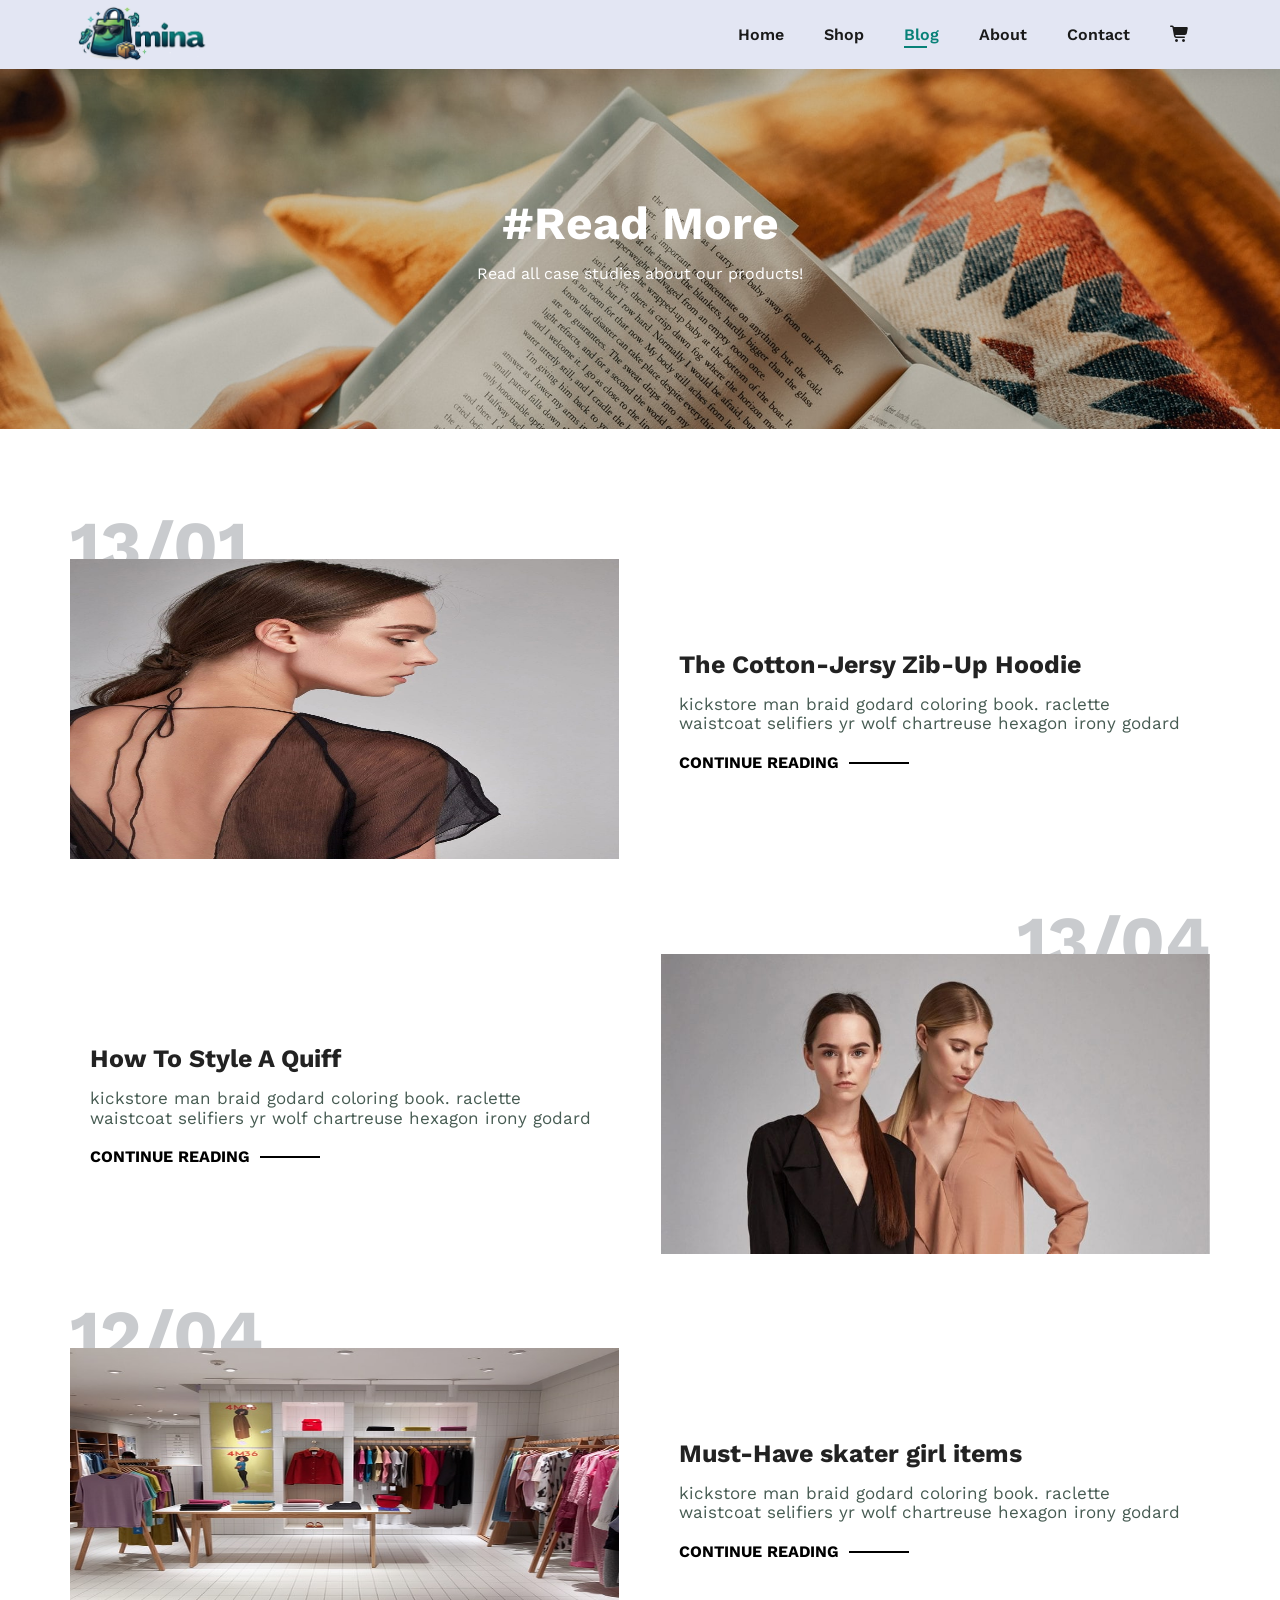
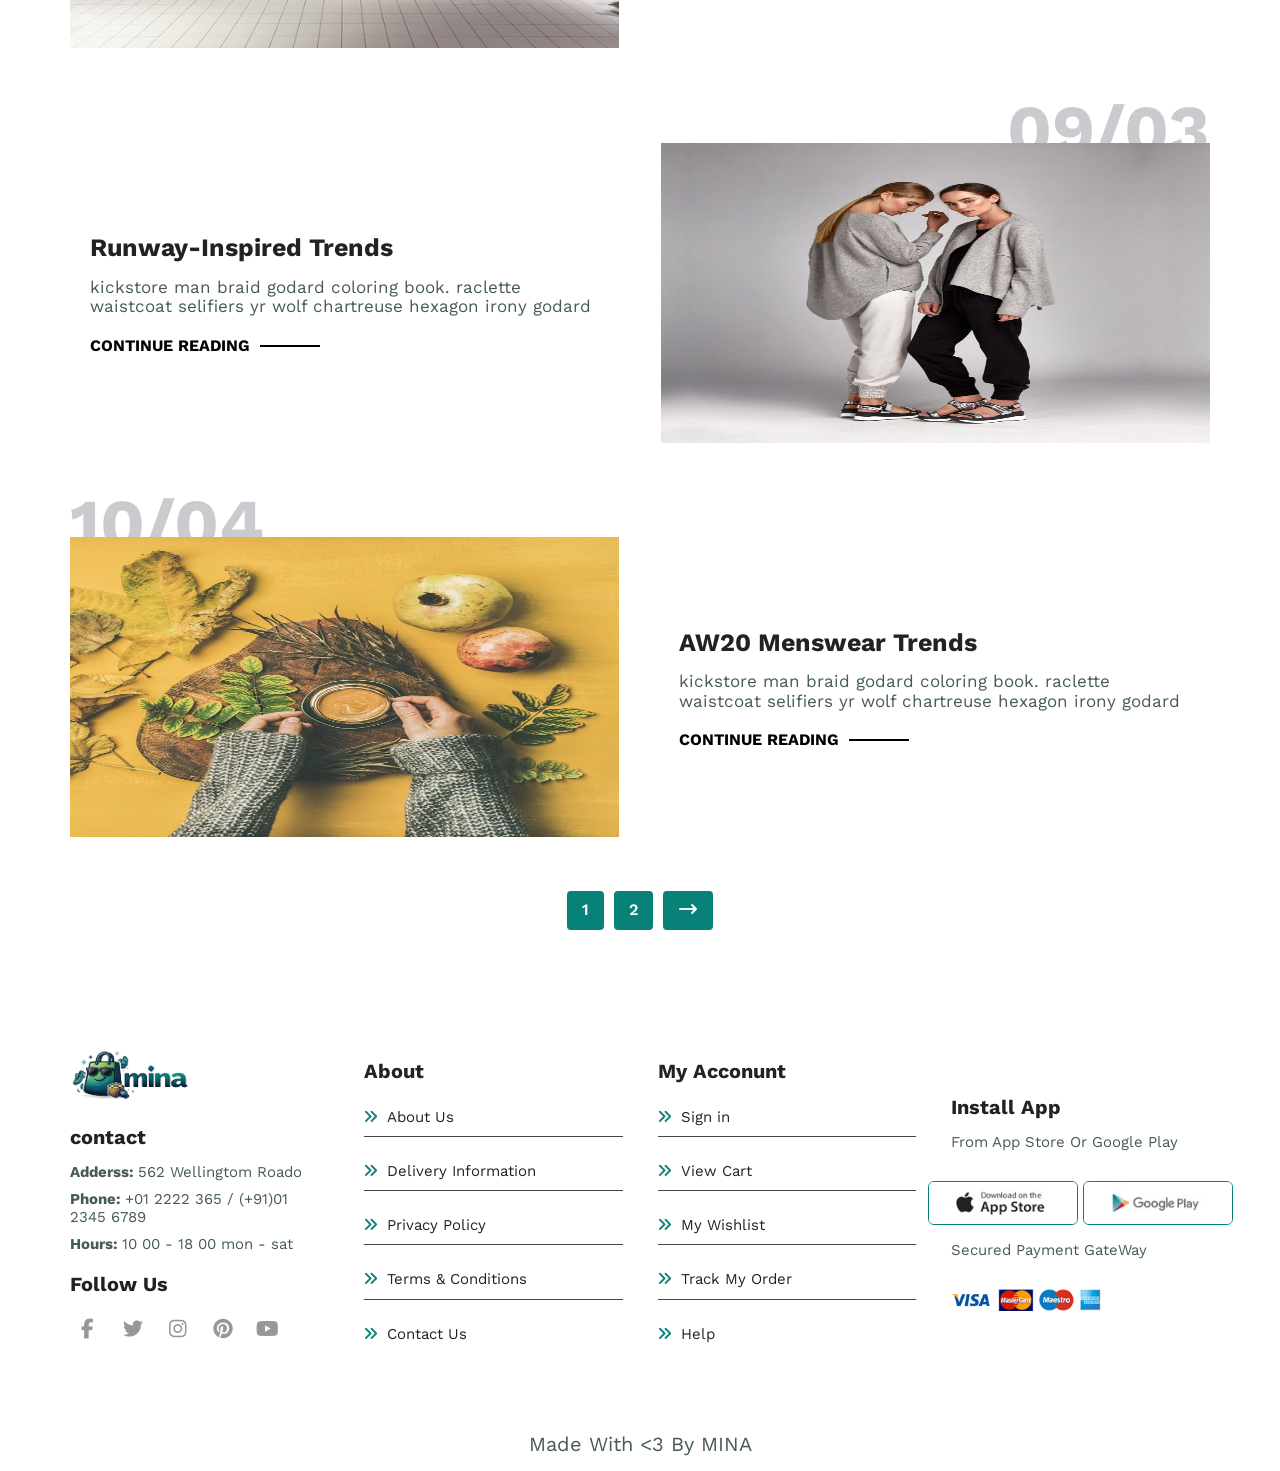
<file: blog.html>
<!DOCTYPE html>
<html lang="en">

<head>
    <meta charset="UTF-8">
    <meta name="viewport" content="width=device-width, initial-scale=1.0">
    <title>Mina-Ecommerce</title>
    <link rel="stylesheet" href="css/normalize.css">
    <link rel="stylesheet" href="css/all.min.css">
    <link rel="stylesheet" href="css/minaec.css">
    <link rel="preconnect" href="https://fonts.googleapis.com">
    <link rel="preconnect" href="https://fonts.gstatic.com" crossorigin>
    <link href="https://fonts.googleapis.com/css2?family=Work+Sans:ital,wght@0,100..900;1,100..900&display=swap"
        rel="stylesheet">
</head>

<body>
    <div class="header" id="header">
        <div class="container">
            <a href="index.html" class="logo"><img src="./img/logo.png" alt=""></a>
            <div class="titles">
                <div class="mob">
                    <a class="shop-icon" href="cart.html"><i class="fa-solid fa-cart-shopping"></i></a>
                    <a class="res-icon" id="menu"><i class="fas fa-bars toggle-menu "></i></a>

                </div>
                <ul class="navbar" id="navbar">
                    <li><a href="index.html">Home</a></li>
                    <li><a href="shop.html">Shop</a></li>
                    <li><a class="active" href="blog.html">Blog</a></li>
                    <li><a href="about.html">About</a></li>
                    <li><a href="contact.html">Contact</a></li>
                    <li><a href="cart.html" class="shop-icon"><i class="fa-solid fa-cart-shopping"></i></a></li>
                </ul>
            </div>
        </div>
    </div>
    <div class="page-header" id="blog-header">
        <div class="container">
            <div class="text-content">
                <h2 class="typing">#Read More</h2>
                <p>Read all case studies about our products!</p>
            </div>
        </div>

    </div>
    <div class="blogs" id="blogs">
        <div class="container">
            <div class="all-blog ">
                <div class="img-box">
                    <img src="./img/blog/b1.jpg" alt="">
                </div>
                <div class="text-box">
                    <h4>The Cotton-Jersy Zib-Up Hoodie</h4>
                    <p>kickstore man braid godard coloring book. raclette waistcoat selifiers yr wolf chartreuse hexagon
                        irony godard </p>
                    <a href="#">
                        CONTINUE READING
                    </a>
                </div>
                <h1>13/01</h1>
            </div>
            <div class="all-blog spec">
                <div class="img-box">
                    <img src="./img/blog/b2.jpg" alt="">
                </div>
                <div class="text-box">
                    <h4>How To Style A Quiff</h4>
                    <p>kickstore man braid godard coloring book. raclette waistcoat selifiers yr wolf chartreuse hexagon
                        irony godard </p>
                    <a href="#">
                        CONTINUE READING
                    </a>
                </div>
                <h1>13/04</h1>
            </div>
            <div class="all-blog">
                <div class="img-box">
                    <img src="./img/blog/b3.jpg" alt="">
                </div>
                <div class="text-box">
                    <h4>Must-Have skater girl items</h4>
                    <p>kickstore man braid godard coloring book. raclette waistcoat selifiers yr wolf chartreuse hexagon
                        irony godard </p>
                    <a href="#">
                        CONTINUE READING
                    </a>
                </div>
                <h1>12/04</h1>
            </div>
            <div class="all-blog spec">
                <div class="img-box">
                    <img src="./img/blog/b4.jpg" alt="">
                </div>
                <div class="text-box">
                    <h4>Runway-Inspired Trends</h4>
                    <p>kickstore man braid godard coloring book. raclette waistcoat selifiers yr wolf chartreuse hexagon
                        irony godard </p>
                    <a href="#">
                        CONTINUE READING
                    </a>
                </div>
                <h1>09/03</h1>
            </div>
            <div class="all-blog">
                <div class="img-box">
                    <img src="./img/blog/b6.jpg" alt="">
                </div>
                <div class="text-box">
                    <h4>AW20 Menswear Trends</h4>
                    <p>kickstore man braid godard coloring book. raclette waistcoat selifiers yr wolf chartreuse hexagon
                        irony godard </p>
                    <a href="#">
                        CONTINUE READING
                    </a>
                </div>
                <h1>10/04</h1>
            </div>

        </div>
    </div>
    <div class="paginate" id="paginate">
        <div class="container">
            <a href="#" class="pag">
                1
            </a>
            <a href="#" class="pag">
                2
            </a>
            <a href="#" class="pag">
                <i class="fal fas fa-long-arrow-right"></i>
            </a>
        </div>
    </div>
    <div class="footer" id="footer">
        <div class="container">
            <div class="boxfoot">
                <img src="./img/logo-foot.png" class="logo" alt="">
                <h4>contact</h4>
                <p><strong>Adderss: </strong>562 Wellingtom Roado</p>
                <p><strong>Phone: </strong>+01 2222 365 / (+91)01 2345 6789</p>
                <p><strong>Hours: </strong>10 00 - 18 00 mon - sat</p>
                <h4>Follow Us</h4>
                <ul class="social">
                    <li>
                        <a href="#" class="facebook">
                            <i class="fab fa-facebook-f"></i>
                        </a>
                    </li>
                    <li>
                        <a href="#" class="twitter">
                            <i class="fab fa-twitter"></i>
                        </a>
                    </li>
                    <li>
                        <a href="#" class="instagram">
                            <i class=" fab fa-instagram"></i>
                        </a>
                    </li>
                    <li>
                        <a href="#" class="paintrest">
                            <i class="fab fa-pinterest"></i>
                        </a>
                    </li>
                    <li>
                        <a href="#" class="youtube">
                            <i class="fab fa-youtube"></i>
                        </a>
                    </li>
                </ul>
            </div>
            <div class="boxfoot content">
                <h4>About</h4>
                <a href="#">About Us</a>
                <a href="#">Delivery Information</a>
                <a href="#">Privacy Policy</a>
                <a href="#">Terms & Conditions</a>
                <a href="#">Contact Us</a>
            </div>
            <div class="boxfoot content ">
                <h4>My Acconunt</h4>
                <a href="#">Sign in</a>
                <a href="#">View Cart</a>
                <a href="#">My Wishlist</a>
                <a href="#">Track My Order</a>
                <a href="#">Help</a>
            </div>
            <div class="boxfoot install">
                <h4>Install App</h4>
                <p>From App Store Or Google Play</p>
                <div class="row">
                    <div class="go-lay">
                        <img src="./img/app.jpg" alt="">
                        <img src="./img/play.jpg" alt="">
                    </div>
                    <p>Secured Payment GateWay</p>
                    <img src="./img/pay.png" alt="">
                </div>
            </div>
        </div>
        <p class="copy-right">Made With &LT;3 By MINA </p>
    </div>
    <script>

    </script>
    <script src="main.js"></script>
</body>

</html>
</file>
<file: css/minaec.css>
* {
    box-sizing: border-box;
    padding: 0;
    margin: 0;
    -webkit-box-sizing: border-box;
    -moz-box-sizing: border-box;
}

html {
    scroll-behavior: smooth;

}

body {
    font-family: "Work Sans", sans-serif;
    width: 100%;
    overflow-x: hidden;

}



ul {
    list-style: none;
    padding: 0;
    margin: 0;
}

a {
    text-decoration: none;
}

h1 {
    font-size: 50px;
    line-height: 64px;
    color: #222;
    margin: 0;
}

h2 {
    font-size: 46px;
    line-height: 54px;
    color: #222;
}

h4 {
    font-size: 20px;
    color: #222;
}

h6 {
    font-size: 13px;
    font-weight: 700;
}

p {
    font-size: 16px;
    margin: 15px 0 20px 0;
    color: #465b52;
}

button.normal {
    border: none;
    position: relative;
    padding: 15px 25px;
    border-radius: 10px;
    font-size: 20px;
    font-weight: 500;
    cursor: pointer;
    background-color: #fff;
    color: #000;
    outline: none;
    transition: var(--main-transition);
    z-index: 1;
}

:root {
    --main-color: #2196f3;
    --main-color-alt: #1787e0;
    --main-transition: 0.3s;
    --section-background: #ececec;
    --section-padding: 50px;

}

.container {
    padding-left: 15px;
    padding-right: 15px;
    margin-left: auto;
    margin-right: auto;
}

@media (min-width : 768px) {
    .container {
        width: 750px;
    }
}

@media (min-width : 992px) {
    .container {
        width: 970px;
    }
}

@media (min-width : 1200px) {
    .container {
        width: 1170px;
    }
}

/* header */
.header {
    background-color: #e3e6f3;
    box-shadow: 0 5px 15px rgb(0, 0, 0, 0.06);
    z-index: 10;
    position: sticky;
    top: 0;
    left: 0;
}

.header .container {
    display: flex;
    align-items: center;
    justify-content: space-between;
    /* padding: 20px 80px; */

}

.header a img {
    width: 150px;
    height: 65px;
}

.header .titles .navbar {
    display: flex;
    justify-content: center;
    align-items: center;
}


.header .titles .navbar li a {
    padding: 0 20px;
    position: relative;
    color: #1a1a1a;
    font-size: 16px;
    font-weight: 600;
    transition: var(--main-transition);
}

.header .titles .mob {
    display: none;
    align-items: center;


}

.header .titles .mob a {
    color: #1a1a1a;
    font-size: 17px;
    font-weight: 600;
    padding: 0 10px;
    transition: var(--main-transition);
}

@media(max-width: 767px) {
    .header .titles .mob {
        display: block;
    }
}

@media(max-width: 767px) {
    .header .titles .navbar {
        display: flex;
        flex-direction: column;
        justify-content: flex-start;
        align-items: flex-start;
        width: 300px;
        background-color: #e3e6f3;
        box-shadow: 0 40px 60px rgb(0, 0, 0, 0.1);
        padding: 20px 0 0 10px;
        right: -300px;
        top: 60px;
        position: fixed;
        height: 100vh;
        transition: var(--main-transition);
    }

    .header .titles .navbar.active {
        right: 0;
    }

    .header .titles .navbar li {
        margin-bottom: 25px;
    }

    .header .titles .navbar li .shop-icon {
        display: none;
    }

    .header a img {
        width: 120px;
        height: 55px;
        padding: 2px 7px;
    }
}

.header .titles .navbar li a:hover,
.header .titles .navbar li a.active,
.header .titles .mob a:hover {
    color: #088178;
}

.header .titles .navbar li a.active::before,
.header .titles .navbar li a::before {
    content: "";
    position: absolute;
    left: 20px;
    bottom: -4px;
    background-color: #088178;
    width: 30%;
    height: 2px;
    transition: var(--main-transition);
}

.header .titles .navbar li a::before {
    width: 0;
    transition: var(--main-transition);
}

.header .titles .navbar li a:hover::before {
    width: 30%;
}

/* landing */
.landing {
    position: relative;
    background-position: top 25% right 0;
    background-image: url(../img/hero4.png);
    background-size: cover;

}

.landing .container {
    position: relative;
    display: flex;
    align-items: center;
    min-height: calc(100vh - 65px);
}

@media(max-width: 767px) {
    .landing {
        background-position: top 50% right 30%;
    }
}


.landing .text-content {
    flex-direction: column;
    left: 50%;
    background-color: transparent;
}

.landing h4 {
    padding-bottom: 15px;

}

.landing h2 {
    width: 0;
    overflow: hidden;
    white-space: nowrap;
    animation: typing 2s steps(17) forwards;

}

.landing h1 {
    padding-bottom: 10px;
    color: #088178;
    width: 0;
    overflow: hidden;
    white-space: nowrap;
    animation: typing 2s steps(13) 2s forwards;

}

@media(max-width: 767px) {
    .landing h1 {
        font-size: 35px;
    }

    .landing h2 {
        font-size: 35px;

    }

    .landing .text-content {
        padding: 10px;
    }
}

@keyframes typing {
    from {
        width: 0;
    }

    to {
        width: 100%;
    }
}



.landing a {
    display: flex;
    justify-content: center;
    align-items: center;
    background-size: cover;
    background-image: url(../img/button.png);
    padding: 25px 60px 14px 40px;
}

.landing a:hover h4 {
    color: #088179a0;
    transform: translateX(10px);
}

.landing a h4 {
    color: #088178;
    font-weight: 700;
    font-size: 20px;
    transition: var(--main-transition);
}

@media (max-width: 767px) {
    .landing a {
        padding: 15px 30px;
    }
}

/* features */
.features {
    padding-top: 50px;
    padding-bottom: var(--section-padding);
    position: relative;
}

.features .container .boxes {
    display: grid;
    grid-template-columns: repeat(auto-fill, minmax(170px, 1fr));
    position: relative;
    gap: 20px;

}

@media(max-width: 767px) {
    .features .container .boxes {
        padding: 20px;
        margin: 0;
        grid-template-columns: repeat(auto-fill, minmax(170px, 170px));
        justify-content: center;
    }
}

.features .box-feat {
    max-width: 180px;
    display: flex;
    flex-wrap: wrap;
    flex-direction: column;
    text-align: center;
    justify-content: center;
    padding: 25px 15px;
    gap: 20px;
    border: 0.5px solid #cfcaca;
    box-shadow: 0 12px 20px 0 rgb(0 0 0 / 13%),
        0 2px 4px 0 rgb(0 0 0 / 12%);
    border-radius: 4px;
    transition: var(--main-transition);
}

.features .box-feat:hover {
    transform: rotate(4deg);
}

.features .box-feat .image {
    width: 100%;
}

.features .box-feat .text {
    margin: 7px auto 15px;
    display: block;
    padding: 7px 13px;
    width: fit-content;
    border-radius: 3px;
    color: #088178;

}

.features .one {
    background-color: #fddde4;
}

.features .two {
    background-color: #cdebbc;
}

.features .three {
    background-color: #d1e8f2;
}

.features .four {
    background-color: #cdd4f8;
}

.features .five {
    background-color: #f6dbf6;
}

.features .sex {
    background-color: #fff2e5;
}

.features-product {
    padding-top: var(--section-padding);
    padding-bottom: var(--section-padding);
    position: relative;
}

.features-product .features-title {
    text-align: center;
}

.features-product .container {
    display: grid;
    padding-top: 30px;
    padding-bottom: 50px;
    grid-template-columns: repeat(auto-fill, minmax(270px, 1fr));
    position: relative;
    gap: 20px;
}

@media(max-width: 767px) {
    .features-product .features-title h2 {
        font-size: 35px;
    }

    .features-product .features-title p {
        font-size: 12px;
    }
}

.features-product .box {
    padding: 10px 12px;
    border: 1px solid #cce7d0;
    display: flex;
    gap: 7px;
    justify-content: center;
    flex-direction: column;
    position: relative;
    border-radius: 15px;
    cursor: pointer;
    box-shadow: 20px 20px 30px rgb(0, 0, 0, 0.06);
    transition: var(--main-transition) ease;
}

@media(max-width: 767px) {
    .features-product .box {
        margin: 20px;
    }
}

.features-product .box img {
    max-width: 100%;
    border-radius: 10px;
}

.features-product .box:hover {
    box-shadow: 20px 20px 30px rgb(0, 0, 0, 0.1);
    transform: translateY(-10px);

}

.features-product .box::before {
    content: "";
    top: 0;
    left: 50%;
    transform: translateX(-50%);
    position: absolute;
    background-color: #088178;
    width: 0;
    height: 0;
    transition: var(--main-transition);
}

.features-product .box:hover::before {
    width: calc(100% - 10px);
    height: 1px;

}

.features-product .box .description {
    margin-top: 7px;
    position: relative;
}

.features-product .box .description span {
    color: #606063;
    display: block;
    margin-bottom: 5px;
    font-size: 15px;
}

.features-product .box .description h5 {
    font-size: 17px;
    font-weight: 600;
}

.features-product .box .stars .filled {
    color: #ffc107;
}

.features-product .box .price-icon {
    display: flex;
    justify-content: space-between;
    align-items: center;
    padding: 5px 7px 7px 7px;
}

.features-product .box .price-icon h4 {
    font-size: 20px;
    color: #088178;
}

.features-product .box .price-icon a i {
    width: 40px;
    height: 40px;
    line-height: 40px;
    border-radius: 50px;
    background-color: #e8f6ea;
    color: #088178;
    border: 1px solid #cce7d0;
}

/* bannner */
.banner {
    padding-top: var(--section-padding);
    padding-bottom: var(--section-padding);
    position: relative;
    background-image: url(../img/b2.jpg);
    text-align: center;
    width: 100%;
    background-size: cover;
    background-position: center;
}



.banner .bann-content {
    display: flex;
    align-items: center;
    justify-content: center;
    color: white;
    flex-direction: column;
}

.banner .bann-content h4 {
    color: #fff;
    font-size: 30px;
}

.banner .bann-content h2 {
    color: #fff;
    font-size: 50px;
    padding: 15px 0;
}

.banner .bann-content h2 .special {
    color: #ef3636;
}

@media(max-width: 767px) {
    .banner .bann-content h4 {
        font-size: 20px;
    }

    .banner .bann-content h2 {
        font-size: 30px;
        padding: 10px 15px;

    }

    .banner .bann-content button.normal {
        padding: 10px 20px;
        border-radius: 7px;
        font-size: 15px;
        font-weight: 400;
    }
}

.banner .bann-content button.normal::before {
    content: "";
    left: 0;
    top: 0;
    position: absolute;
    transition: var(--main-transition);
    width: 0;
    height: 100%;
    background-color: #088178;
    border-radius: 10px;
    z-index: -1;
}

.banner .bann-content button.normal:hover::before {
    width: 100%;
    background-position: left bottom;
}

.banner .bann-content button.normal:hover {
    color: #fff;
}

@media(max-width: 767px) {
    .banner .bann-content button.normal::before {
        border-radius: 7px;
    }

    .banner .bann-content button.normal:hover::before {
        width: 100%;
        background-position: left bottom;
    }

    .banner .bann-content button.normal:hover {
        color: #fff;
    }
}

/* sm-banner */
.sm-banners {
    padding-top: var(--section-padding);
    padding-bottom: var(--section-padding);
    position: relative;

}

.sm-banners .container {
    display: flex;
    gap: 20px;
    flex-direction: column;
    align-items: center;
    flex-wrap: wrap;

}

.sm-banners .container .bnn-1 {
    display: flex;
    gap: 20px;
    width: 100%;
    /* flex-direction: column; */
}

.sm-banners .container .bnn-2 {
    display: flex;
    gap: 30px;
    width: 100%;
    padding: 15px 0;

}

.sm-banners .container .bnn-2 .bann {
    flex: 1;
    height: 30vh;
}

.sm-banners .container .bnn-1 .bann {
    flex: 1;
    height: 50vh;
}

@media(max-width: 767px) {
    .sm-banners {
        padding-top: 0;
    }

    .sm-banners .container .bnn-1 {
        flex-direction: column;
        height: 90vh;
    }

    .sm-banners .container .bnn-2 {
        flex-direction: column;
        height: 70vh;
    }


}



.sm-banners .bann {
    display: flex;
    flex-direction: column;
    align-items: flex-start;
    justify-content: center;
    flex: 1;
    height: 50vh;
    background-size: cover;
    background-position: center;
    padding: 20px;
    border-radius: 12px;
    position: relative;
    overflow: hidden;
}

.sm-banners .bann::before {
    content: "";
    position: absolute;
    top: 50%;
    left: 50%;
    transform: translate(-50%, -50%);
    background-color: rgba(255, 255, 255, 0.2);
    width: 0;
    height: 0;
    opacity: 0;
    z-index: 2;
    transition: var(--main-transition);

}

.sm-banners .bann::after {
    content: "";
    position: absolute;
    top: 0;
    left: 0;
    background-color: rgb(0 0 0 / 20%);
    width: 100%;
    height: 100%;
    z-index: 4;
}

.sm-banners .bann:hover::before {
    animation: flash 0.9s;
}

@keyframes flash {

    0%,
    40% {
        opacity: 1;
    }

    100% {
        width: 200%;
        height: 200%;
    }
}

.sm-banners .bann h4 {
    color: #fff;
    font-size: 20px;
    font-weight: 500;
    z-index: 9;
}

.sm-banners .bann h2 {
    color: #fff;
    font-size: 40px;
    font-weight: bold;
    z-index: 9;

}

.sm-banners .bnn-2 .bann h2 {
    color: #fff;
    font-size: 20px;
    font-weight: bold;
    z-index: 9;

}

@media(max-width: 767px) {
    .sm-banners .bnn-2 .bann h2 {
        font-size: 15px;
        line-height: 25px;
    }

    .sm-banners .bann {
        padding: 12px;
    }
}

.sm-banners .bnn-2 .bann span {
    color: #ef3636;
    font-size: 15px;
    font-weight: bold;
    padding-bottom: 15px;
    z-index: 9;

}

@media(max-width: 767px) {
    .sm-banners .bnn-2 .bann h2 {
        font-size: 22px;
    }

    .sm-banners .bnn-2 .bann span {
        font-size: 17px;
    }
}

.sm-banners .bann span {
    color: #fff;
    font-size: 15px;
    font-weight: 500;
    padding-bottom: 15px;
    z-index: 9;

}

.sm-banners .bann button.normal {
    font-size: 17px;
    padding: 11px 30px;
    background-color: transparent;
    color: #fff;
    border: 1px solid #fff;
    z-index: 9;

}

.sm-banners .one button.normal:hover {
    background-color: #d76b0caa;
}

.sm-banners .two button.normal:hover {
    background-color: #088179a8;
}

.sm-banners .one {
    background-image: url(../img/b3.jpg);
}

.sm-banners .two {
    background-image: url(../img/b4.jpg);
}

.sm-banners .three {
    background-image: url(../img/b5.jpg);
}

.sm-banners .four {
    background-image: url(../img/b6.jpg);
}

.sm-banners .five {
    background-image: url(../img/b7.jpg);
}

/* news-letter */
.news-letter {
    padding-top: var(--section-padding);
    padding-bottom: var(--section-padding);
    position: relative;
    background-color: #041e42;
    background-image: url(../img/b14.png);
    background-repeat: no-repeat;
    background-position: 10% 30%;

}

.news-letter .container {
    display: flex;
    justify-content: space-between;
    align-items: center;
    text-align: center;
    flex-wrap: wrap;
    position: relative;
}

.news-letter .title {
    padding: 10px 0;
    position: relative;
}

.news-letter .title h4 {
    color: white;
    font-weight: bold;
    font-size: 25px;
}

.news-letter .title p {
    color: #818ea0;
    font-weight: 600;
    font-size: 14px;
}

.news-letter .title span {
    color: #ffbd27;
}

.news-letter .form {
    width: 50%;
    position: relative;
    display: flex;
    margin-right: 20px;

}

.news-letter .form form {
    width: 100%;
    display: flex;
    position: relative;

}

.news-letter .form .input {
    height: 50px;
    padding: 0 20px;
    flex: 1;
    font-size: 14px;
    border: 1px solid transparent;
    border-radius: 4px;
    outline: none;
    border-top-right-radius: 0;
    border-bottom-right-radius: 0;
}

.news-letter .form .butt {
    background-color: #088178;
    white-space: nowrap;
    color: white;
    font-weight: bold;
    font-size: 15px;
    padding: 10px 17px;
    border: none;
    border-radius: 4px;
    cursor: pointer;
    transition: var(--main-transition);
    border-top-left-radius: 0;
    border-bottom-left-radius: 0;
}

.news-letter .form .butt:hover {
    background-color: #088179b1;
}

@media (max-width: 768px) {
    .news-letter .container {
        flex-direction: column;
        text-align: center;
    }

    .news-letter .form {
        width: 70%;
        margin-top: 15px;
    }

}

@media (max-width: 991px) {
    .news-letter .container {
        flex-direction: column;
        text-align: center;
    }

    .news-letter .form {
        width: 70%;
        margin-top: 15px;
    }
}

/* footer */
.footer {
    padding: 70px 0 0;
    position: relative;
}

.footer .container {
    color: white;
    display: grid;
    grid-template-columns: repeat(auto-fill, minmax(250px, 1fr));
    gap: 35px;

}

.footer .container .boxfoot {
    display: flex;
    flex-direction: column;
    margin-bottom: 20px;
}

.footer .container .boxfoot .logo {
    max-width: 120px;
    margin-bottom: 15px;
    display: block;

}

@media (max-width: 767px) {
    .footer .container .boxfoot .logo {
        margin: 0 auto 15px;
        display: block;
    }
}

@media (max-width: 767px) {
    .footer {
        text-align: center;
    }
}

.footer .container .boxfoot h4 {
    font-size: 20px;
    padding-bottom: 15px;
    padding-top: 10px;
}

.footer .container .boxfoot p {
    font-size: 15px;
    margin: 0 0 10px 0;
}

.footer .container .boxfoot .social {
    display: flex;
    align-items: center;
}

@media (max-width: 767px) {
    .footer .container .boxfoot .social {
        justify-content: center;

    }
}

.footer .container .boxfoot .social li {
    margin-right: 10px;
    margin-bottom: 10px;
}

.footer .container .boxfoot .social a {
    color: #989797;
    display: inline-flex;
    justify-content: center;
    align-items: center;
    width: 35px;
    height: 35px;
    font-size: 20px;
    transition: var(--main-transition);
    border-radius: 50%;

}

.footer .container .boxfoot .social .facebook:hover {
    background-color: #1877f2
}

.footer .container .boxfoot .social .twitter:hover {
    background-color: #1da1f2;
}

.footer .container .boxfoot .social .youtube:hover {
    background-color: #ff0000
}

.footer .container .boxfoot .social .instagram:hover {
    background: linear-gradient(45deg,
            #f58529,
            #dd2a7b,
            #8134af,
            #515bd4);
}

.footer .container .boxfoot .social .paintrest:hover {
    background-color: #E60023
}

.footer .container .install {
    justify-content: center;
    position: relative;
}

.footer .container .install .go-lay {
    display: flex;
    align-items: center;
    justify-content: center;
    gap: 5px;
}

.footer .container .install .row .go-lay img {
    border: 1px solid #088178;
    border-radius: 6px;
}

.footer .container .install img {
    margin: 20px 0 17px 0;
    width: 150px;
}

.footer .content a {
    font-size: 15px;
    text-decoration: none;
    color: #222;
    margin-bottom: 15px;
    padding: 10px 0;
    transition: var(--main-transition);

}

.footer .content a:not(:last-child) {
    border-bottom: 1px solid #444;
}

.footer .content a:hover {
    transform: translateX(5px);
}

.footer .content a::before {
    font-family: "Font Awesome 7 Free";
    content: "\F101";
    font-weight: 900;
    margin-right: 10px;
    color: #088178;
}

.footer .links li a:hover {
    color: white;
}

.footer .copy-right {
    padding: 15px 0;
    margin: 30px 0 0;
    text-align: center;
    font-size: 20px;
}

/* shop */
.page-header {
    background-image: url(../img/b1.jpg);
    height: 40vh;
    background-size: cover;
    display: flex;
    justify-content: center;
    text-align: center;
    flex-direction: column;
    position: relative;
}


.page-header .container {
    position: relative;
    padding: 17px;
    display: flex;
    justify-content: center;
    text-align: center;
    flex-direction: column;
    width: 100%;

}

.page-header .container h2,
.page-header .container p {
    color: white;

}

/* paginate */
.paginate {
    padding-bottom: var(--section-padding);
    position: relative;
    text-align: center;

}

.paginate .container {
    display: flex;
    justify-content: center;
    align-items: center;
    gap: 10px;
}

.paginate .container a {
    background-color: #088178;
    color: white;
    padding: 10px 15px;
    border-radius: 4px;
    font-weight: 600;
    transition: var(--main-transition);
}

.paginate .container a:hover {
    background-color: #207771c0;
}

/* prodetails */
.prodetails {
    padding-top: var(--section-padding);
    padding-bottom: var(--section-padding);
    position: relative;
}

.prodetails .container {
    display: flex;
}

.prodetails .container .img-sect {
    width: 40%;
    margin-right: 50px;
}

.prodetails .container .smallimgs {
    display: flex;
    justify-content: space-between;
}

.prodetails .container .smallimg {
    flex-basis: 24%;
    cursor: pointer;
}

.prodetails .container .tit-sect {
    width: 50%;
    padding-top: 30px;
}

.prodetails .container .tit-sect h4 {
    padding: 35px 0 15px 0;
}

.prodetails .container .tit-sect h2 {
    font-size: 26px;
}


.prodetails .container .tit-sect select {
    display: block;
    padding: 5px 10px;
    margin-bottom: 10px;
}

.prodetails .container .tit-sect input {
    width: 50px;
    height: 47px;
    padding-left: 10px;
    font-size: 15px;
    margin-right: 10px;
}

.prodetails .container .tit-sect input:focus {
    outline: none;
}

.prodetails .container .tit-sect button {
    background-color: #088178;
    color: #fff;
}

.prodetails .container .tit-sect span {
    line-height: 25px;
}

@media (max-width: 767px) {
    .prodetails .container {
        flex-direction: column;
        align-items: center;
    }

    .prodetails .container .img-sect {
        width: 100%;
        padding: 10px;
        margin-right: 0;
    }

    .prodetails .container .tit-sect {
        width: 100%;
    }
}

/* blog */
.page-header#blog-header {
    background-image: url(../img/blog/b19.jpg);
}

.blogs {
    padding-top: 130px;
    padding-bottom: var(--section-padding);
    position: relative;
}

.blogs .container .all-blog {
    display: flex;
    align-items: center;
    position: relative;
}

.blogs .container .all-blog:not(:last-child) {
    margin-bottom: 90px;
}

.blogs .container .spec {
    flex-direction: row-reverse;
}

@media (max-width: 767px) {
    .blogs .container .all-blog {
        flex-direction: column;
        align-items: flex-start;
    }
}

.blogs .all-blog .img-box {
    width: 50%;
    margin-right: 40px;
    position: relative;
}

.blogs .spec .img-box {
    width: 50%;
    margin-left: 40px;
    margin-right: 0;
    position: relative;
}

@media (max-width: 767px) {
    .blogs .all-blog .img-box {
        width: 100%;
        margin: 0;
        padding: 0 15px;
    }
}

.blogs .all-blog .img-box img {
    width: 100%;
    height: 300px;
    z-index: 50;

}

.blogs .all-blog .text-box {
    width: 50%;
    padding: 0 20px;
}

@media (max-width: 767px) {
    .blogs .all-blog .text-box {
        width: 100%;
        padding: 15px;
    }
}

.blogs .all-blog .text-box h4 {
    font-size: 25px;
    font-weight: 700;
}

.blogs .all-blog .text-box p {
    font-size: 17px;
}

.blogs .all-blog .text-box a {
    color: #000;
    font-weight: 700;
    position: relative;
    transition: var(--main-transition);
}

.blogs .all-blog .text-box a::after {
    content: "";
    width: 60px;
    height: 2px;
    background-color: #000;
    position: absolute;
    top: 9px;
    right: -70px;
}

.blogs .all-blog .text-box a:hover {
    color: #088178;
}

.blogs .all-blog .text-box a:hover::after {
    background-color: #088178;

}

.blogs .all-blog h1 {
    position: absolute;
    top: -45px;
    z-index: -1;
    font-size: 70px;
    font-weight: 700;
    color: #c9cbce;
}

@media (max-width: 767px) {
    .blogs .all-blog h1 {
        margin: 0;
        padding: 0 15px;
    }
}

/* about */
.page-header#about-header {
    background-image: url(../img/about/banner.png);
}

.about-details {
    padding-top: var(--section-padding);
    padding-bottom: var(--section-padding);
    position: relative;
}

.about-details .container {
    display: flex;
    align-items: center;
    position: relative;
}

@media (max-width: 767px) {
    .about-details .container {
        flex-direction: column;
    }

}

.about-details .container .image-about {
    width: 50%;
    margin-right: 40px;

}

.about-details .container .image-about img {
    width: 100%;
    height: auto;
}

.about-details .container .text-about {
    width: 50%;
    padding: 0 15px;
}

@media (max-width: 767px) {
    .about-details .container .image-about {
        width: 100%;
        margin: 0 0 10px 0;
        padding: 15px;
    }

    .about-details .container .text-about h1 {
        font-size: 40px;
    }

    .about-details .container .text-about {
        width: 100%;
    }
}

marquee {
    background-color: #ccc;
    width: 100%;
    padding: 5px;
}

.video-about {
    padding-top: var(--section-padding);
    padding-bottom: var(--section-padding);
    position: relative;
}

.video-about .container {
    text-align: center;
    align-items: center;
}

.video-about .container h1 {
    margin-bottom: 30px;
}

.video-about .container .video {
    width: 75%;
    height: 100%;
    margin: 30px auto 0 auto;
}

.video-about .container .video video {
    border-radius: 20px;
    width: 100%;
    height: 100%;

}

@media (max-width: 767px) {
    .video-about .container h1 {
        font-size: 35px;
    }

    .video-about .container .video {
        width: 100%;
        padding: 0 10px;
    }
}

.news-letter#news-about {
    margin-top: 60px;
}

/* contact */
.contact-content {
    padding-top: var(--section-padding);
    padding-bottom: var(--section-padding);
    position: relative;
}

.contact-content .container {
    display: flex;
    align-items: center;
    position: relative;
}

.contact-content .container .con-text {
    margin-right: 15px;
    padding: 10px 15px;
    width: 45%;
}

.contact-content .container .con-text span {
    color: #777;
}

.contact-content .container .con-text h2 {
    margin: 15px 0;
    font-size: 27px;
    line-height: 1.2;
    font-weight: 600;
}

.contact-content .container .con-text .details {
    padding: 15px 0;
}

.contact-content .con-text .details div {
    display: flex;
    align-items: center;
    text-align: center;
}

.contact-content .con-text .details div i {
    margin-right: 15px;
}

.contact-content .container .con-map {
    width: 50%;
    align-items: center;
    text-align: center;
}

.contact-content .container .con-map iframe {
    width: 100%;
}

@media (max-width: 767px) {
    .contact-content .container {
        flex-direction: column;
    }

    .contact-content .container .con-text {
        width: 100%;
        margin-bottom: 30px;
    }

    .contact-content .container .con-text h2 {
        font-size: 20px;

    }

    .contact-content .container .con-text .details div p {
        font-size: 15px;
    }

    .contact-content .container .con-map {
        width: 100%;
        padding: 0 10px;
    }
}

.message-members {
    padding-top: var(--section-padding);
    padding-bottom: var(--section-padding);
    position: relative;

}

.message-members .container {
    display: flex;
    align-items: center;
    gap: 30px;
    position: relative;
    border: 1px solid #088178;
    padding: 60px;

}

@media (max-width: 767px) {
    .message-members .container {
        padding: 40px;
    }
}

.message-members .container .mess-form {
    display: flex;
    flex-direction: column;
    width: 65%;
    align-items: flex-start;
}



.message-members .container .mess-form form {
    display: flex;
    flex-direction: column;
    width: 100%;
}

.message-members .container .mess-form span {
    color: #777;
}

.message-members .container .mess-form h2 {
    margin: 15px 0;
    font-size: 27px;
    line-height: 1.2;
}

.message-members .container .mess-form form input,
.message-members .container .mess-form form textarea {
    margin: 10px 0;
    padding: 12px 15px;
    outline: none;
    margin-bottom: 20px;
    border: 1px solid #e1e1e1;
    caret-color: #088178;
}

.message-members .container .mess-form button {
    background-color: #088178;
    color: white;
}

.message-members .container .mess-form button:hover {
    background-color: #088179ca;

}

.message-members .container .member {
    width: 35%;
    display: flex;
    flex-direction: column;
    margin-left: 15px;
}

.message-members .container .member .mem {
    display: flex;
    padding-bottom: 25px;
}

.message-members .container .member .mem .image {
    margin-right: 20px;
}

.message-members .container .member .mem p {
    margin: 0;
    padding: 5px;
}

@media (max-width: 767px) {
    .message-members .container {
        flex-direction: column;
        border: none;
    }

    .message-members .container .mess-form {
        width: 100%;
        margin-bottom: 25px;
    }

    .message-members .container .member {
        width: 100%;
        gap: 0;
    }
}

/* cart */
.cart {
    padding-top: var(--section-padding);
    padding-bottom: var(--section-padding);
    position: relative;
}

@media (max-width: 767px) {
    .cart .container {
        overflow-x: auto;
    }
}

.cart .container table {
    width: 100%;
    border-collapse: collapse;
    table-layout: fixed;
    white-space: nowrap;
}

.cart .container table img {
    width: 70px;
}

.cart .container table td:nth-child(1) {
    width: 100px;
    text-align: center;
}

.cart .container table td:nth-child(2) {
    width: 150px;
    text-align: center;
}

.cart .container table td:nth-child(3) {
    width: 250px;
    text-align: center;
}

.cart .container table td:nth-child(4),
.cart .container table td:nth-child(5),
.cart .container table td:nth-child(6) {
    width: 150px;
    text-align: center;
}

.cart .container table td:nth-child(5) input {
    width: 70px;
    padding: 10px 5px 10px 15px;
}

.cart .container table thead {
    border: 1px solid #e2e9e1;
    border-left: none;
    border-right: none;
}

.cart .container table thead td {
    font-weight: 700;
    text-transform: uppercase;
    font-size: 13px;
    padding: 18px 0;
}

.cart .container table tbody tr td {
    padding-top: 15px;
}

.cart .container table tbody td {
    font-size: 15px;
}

.cart-add .container {
    display: flex;
    flex-wrap: wrap;
    justify-content: space-between;
}

@media (max-width: 767px) {
    .cart-add .container {
        flex-direction: column;
    }
}

.cart-add .container .coupon {
    width: 50%;
    margin-bottom: 30px;
}

.cart-add .container .coupon h3 {
    padding-bottom: 15px;
}

.cart-add .container .coupon .inputt input {
    padding: 10px 20px;
    outline: none;
    width: 60%;
    margin-right: 10px;
    border: 1px solid #e2e9e1;
}

.cart-add .container .coupon button,
.cart-add .container .subtotal button {
    background-color: #088178;
    color: #fff;
    padding: 12px 20px;
}

.cart-add .container .coupon button:hover,
.cart-add .container .subtotal button:hover {
    background-color: #088179be;

}

.cart-add .container .subtotal {
    width: 50%;
    margin-bottom: 30px;
    border: 1px solid #e2e9e1;
    padding: 30px;
}

.cart-add .container .subtotal table {
    border-collapse: collapse;
    width: 100%;
    margin-bottom: 20px;
}

.cart-add .container .subtotal table td {
    width: 50%;
    border: 1px solid #e2e9e1;
    padding: 10px;
    font-size: 15px;
}

.cart-add .container .subtotal h3 {
    padding-bottom: 15px;
}

@media (max-width: 767px) {
    .cart-add .container {
        flex-direction: column;
    }

    .cart-add .container .coupon {
        width: 100%;
    }

    .cart-add .container .subtotal {
        width: 100%;
        padding: 20px;
    }
}
</file>
